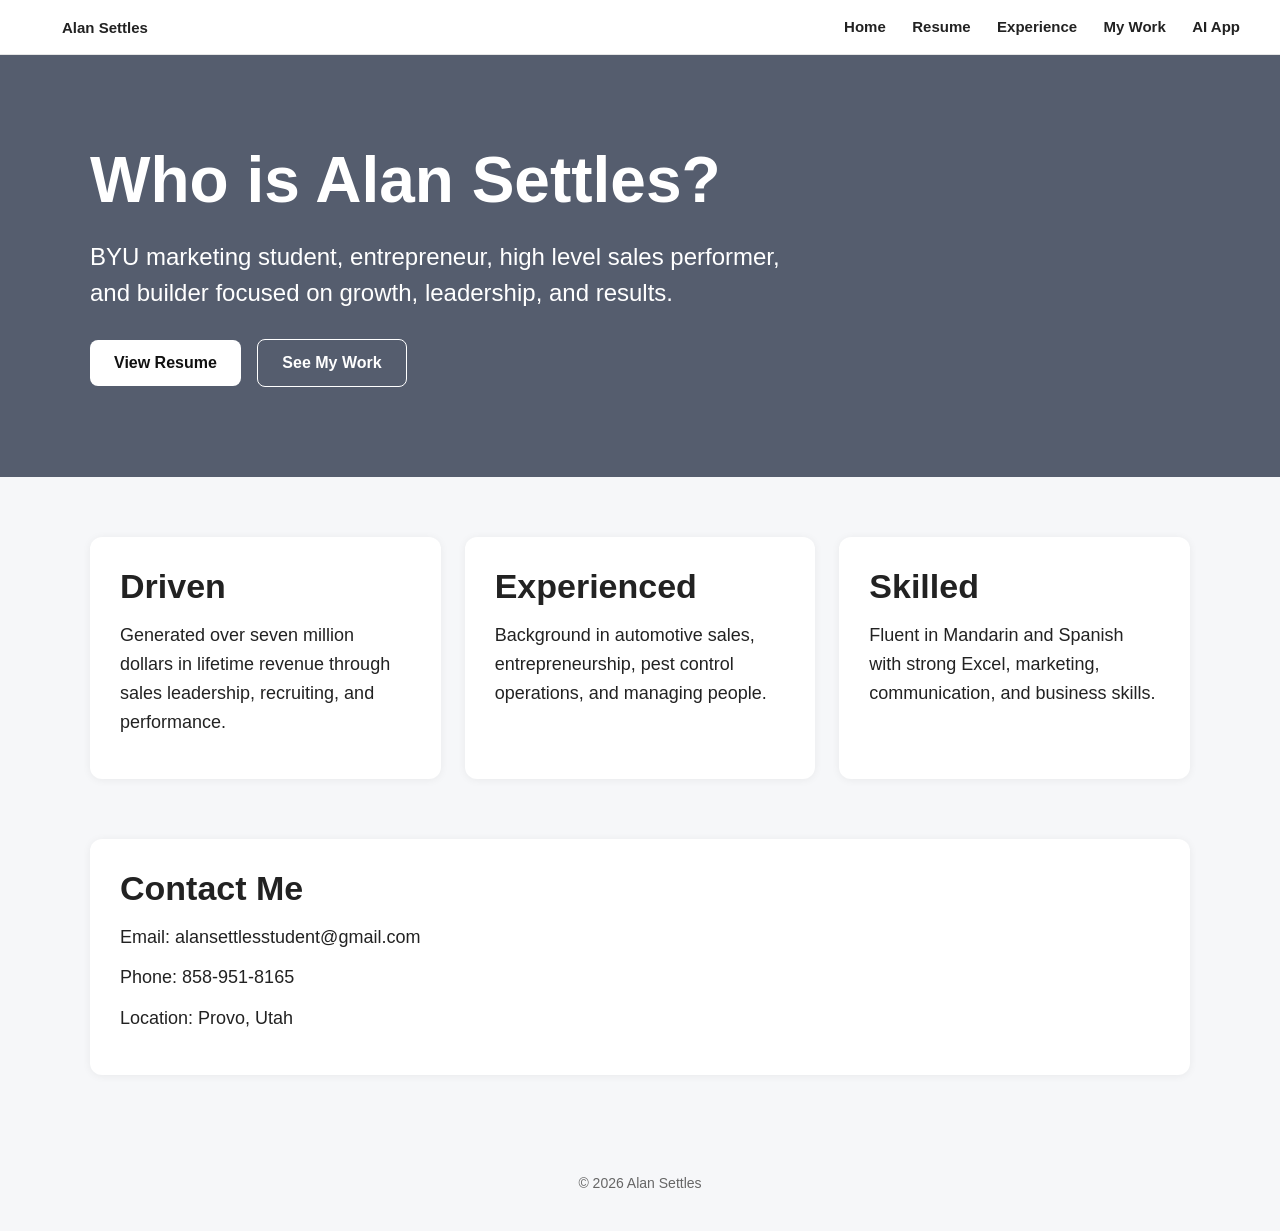
<file: index.html>
<!DOCTYPE html>
<html lang="en">
<head>
<meta charset="UTF-8">
<meta name="viewport" content="width=device-width, initial-scale=1.0">
<title>Alan Settles Portfolio</title>

<style>
body{
margin:0;
font-family:Arial, Helvetica, sans-serif;
background:#f6f7f9;
color:#222;
}

.navbar{
background:#ffffff;
padding:18px 40px;
border-bottom:1px solid #e5e5e5;
display:flex;
justify-content:space-between;
align-items:center;
}

.navbar a{
text-decoration:none;
color:#222;
margin-left:22px;
font-size:15px;
font-weight:600;
}

.navbar a:hover{
color:#0d3b66;
}

.brand{
font-size:24px;
font-weight:700;
color:#111;
text-decoration:none;
}

.hero{
background:#555d6e;
color:white;
padding:90px 40px;
}

.hero-wrap{
max-width:1100px;
margin:auto;
}

.hero h1{
font-size:64px;
margin:0 0 18px 0;
line-height:1.1;
}

.hero p{
font-size:24px;
max-width:720px;
line-height:1.5;
margin-bottom:28px;
}

.btn{
display:inline-block;
padding:14px 24px;
border-radius:8px;
text-decoration:none;
font-weight:700;
margin-right:12px;
}

.btn-light{
background:white;
color:#111;
}

.btn-dark{
border:1px solid white;
color:white;
}

.section{
max-width:1100px;
margin:60px auto;
padding:0 20px;
}

.cards{
display:grid;
grid-template-columns:repeat(auto-fit,minmax(280px,1fr));
gap:24px;
}

.card{
background:white;
padding:30px;
border-radius:12px;
box-shadow:0 1px 8px rgba(0,0,0,.06);
}

.card h3{
font-size:34px;
margin:0 0 15px 0;
}

.card p{
font-size:18px;
line-height:1.6;
margin:0 0 12px 0;
}

.footer{
text-align:center;
padding:40px;
color:#666;
font-size:14px;
}
</style>
</head>

<body>

<nav class="navbar">
<a href="index.html" class="brand">Alan Settles</a>

<div>
<a href="index.html">Home</a>
<a href="resume.html">Resume</a>
<a href="experience.html">Experience</a>
<a href="scratch.html">My Work</a>
<a href="app.html">AI App</a>
</div>
</nav>

<header class="hero">
<div class="hero-wrap">

<h1>Who is Alan Settles?</h1>

<p>
BYU marketing student, entrepreneur, high level sales performer, and builder focused on growth, leadership, and results.
</p>

<a href="resume.html" class="btn btn-light">View Resume</a>
<a href="scratch.html" class="btn btn-dark">See My Work</a>

</div>
</header>

<section class="section">
<div class="cards">

<div class="card">
<h3>Driven</h3>
<p>
Generated over seven million dollars in lifetime revenue through sales leadership, recruiting, and performance.
</p>
</div>

<div class="card">
<h3>Experienced</h3>
<p>
Background in automotive sales, entrepreneurship, pest control operations, and managing people.
</p>
</div>

<div class="card">
<h3>Skilled</h3>
<p>
Fluent in Mandarin and Spanish with strong Excel, marketing, communication, and business skills.
</p>
</div>

</div>
</section>

<section class="section">
<div class="cards">

<div class="card">
<h3>Contact Me</h3>

<p>Email: alansettlesstudent@gmail.com</p>
<p>Phone: 858-951-8165</p>
<p>Location: Provo, Utah</p>

</div>

</div>
</section>

<footer class="footer">
© 2026 Alan Settles
</footer>

</body>
</html>
</file>
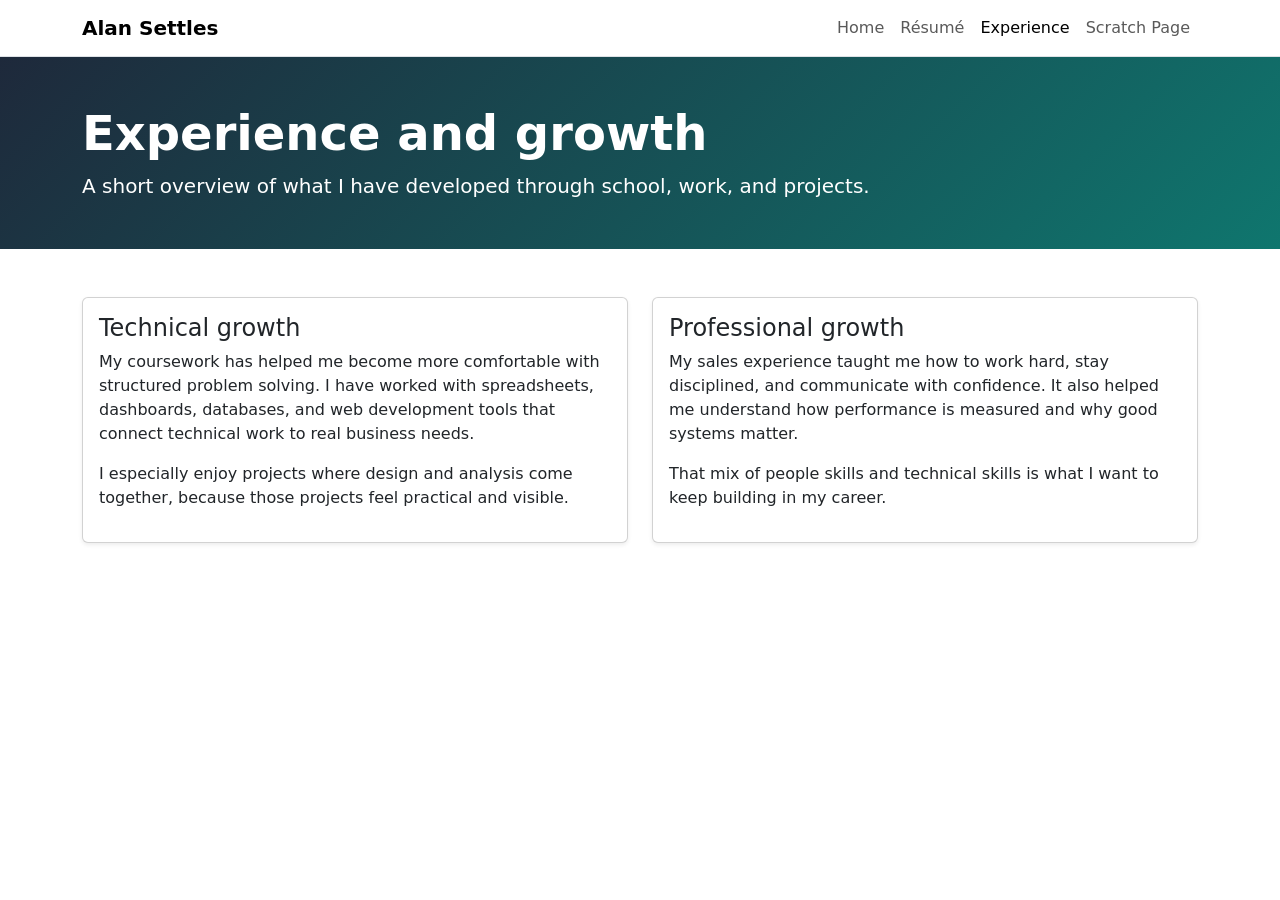
<file: about.html>
<!DOCTYPE html>
<html lang="en">
<head>
  <meta charset="UTF-8">
  <meta name="viewport" content="width=device-width, initial-scale=1">
  <title>Alan Settles | Experience</title>
  <link href="https://cdn.jsdelivr.net/npm/bootstrap@5.3.7/dist/css/bootstrap.min.css" rel="stylesheet">
</head>
<body>
<nav class="navbar navbar-expand-lg bg-white border-bottom sticky-top">
  <div class="container">
    <a class="navbar-brand fw-bold" href="index.html">Alan Settles</a>
    <div class="navbar-nav ms-auto">
      <a class="nav-link" href="index.html">Home</a>
      <a class="nav-link" href="resume.html">Résumé</a>
      <a class="nav-link active" href="about.html">Experience</a>
      <a class="nav-link" href="scratch.html">Scratch Page</a>
    </div>
  </div>
</nav>

<header class="py-5 text-white" style="background: linear-gradient(135deg,#1e293b,#0f766e);">
  <div class="container">
    <h1 class="display-5 fw-bold">Experience and growth</h1>
    <p class="lead mb-0">A short overview of what I have developed through school, work, and projects.</p>
  </div>
</header>

<main class="container py-5">
  <div class="row g-4">
    <div class="col-lg-6">
      <div class="card h-100 shadow-sm">
        <div class="card-body">
          <h2 class="h4">Technical growth</h2>
          <p>My coursework has helped me become more comfortable with structured problem solving. I have worked with spreadsheets, dashboards, databases, and web development tools that connect technical work to real business needs.</p>
          <p>I especially enjoy projects where design and analysis come together, because those projects feel practical and visible.</p>
        </div>
      </div>
    </div>
    <div class="col-lg-6">
      <div class="card h-100 shadow-sm">
        <div class="card-body">
          <h2 class="h4">Professional growth</h2>
          <p>My sales experience taught me how to work hard, stay disciplined, and communicate with confidence. It also helped me understand how performance is measured and why good systems matter.</p>
          <p>That mix of people skills and technical skills is what I want to keep building in my career.</p>
        </div>
      </div>
    </div>
  </div>
</main>
</body>
</html>
</file>
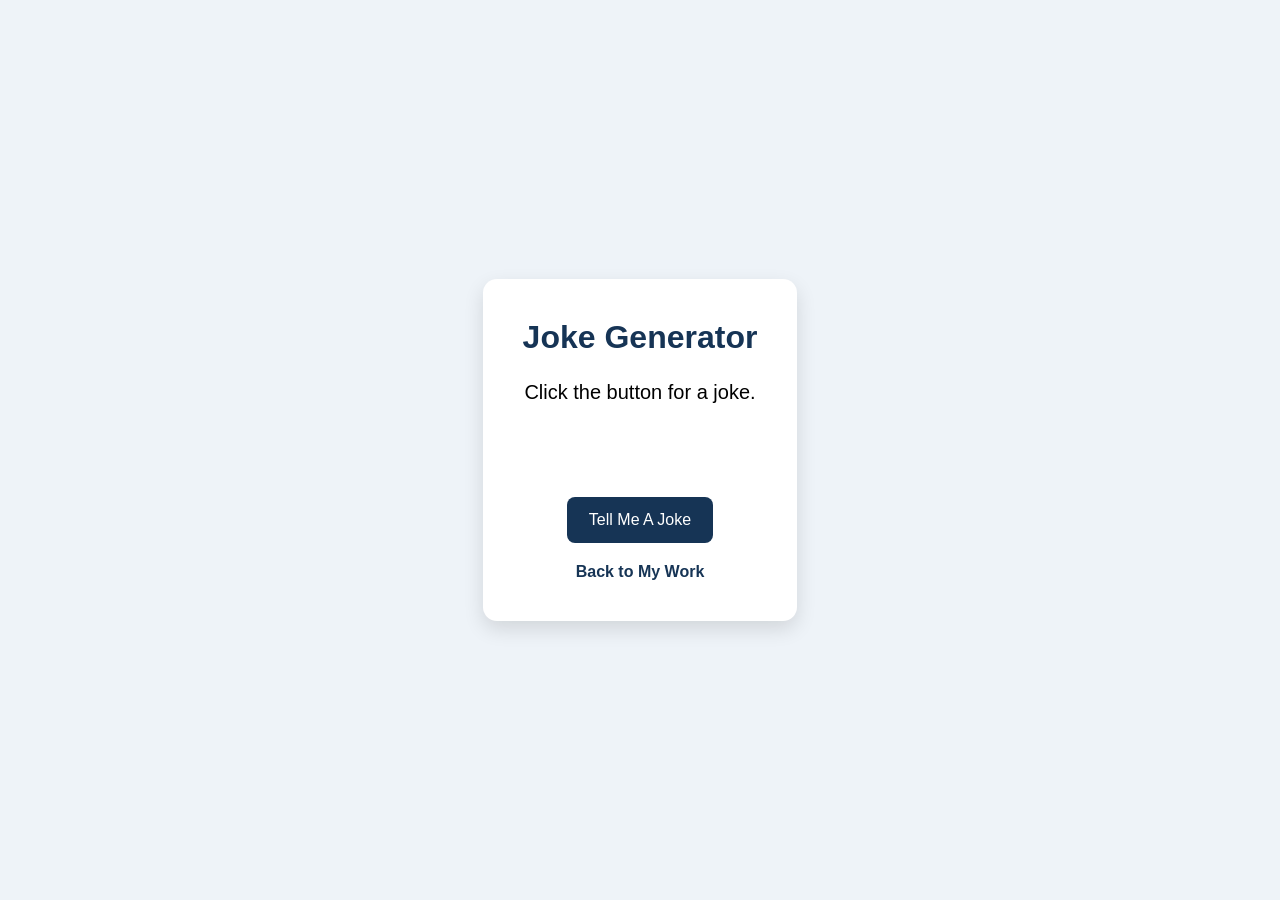
<file: app.html>
<!DOCTYPE html>
<html lang="en">
<head>
<meta charset="UTF-8">
<meta name="viewport" content="width=device-width, initial-scale=1.0">
<title>Joke Generator</title>

<style>
body{
margin:0;
font-family:Arial, Helvetica, sans-serif;
background:#eef3f8;
display:flex;
justify-content:center;
align-items:center;
height:100vh;
}

.box{
background:white;
padding:40px;
border-radius:14px;
box-shadow:0 8px 20px rgba(0,0,0,.12);
max-width:500px;
text-align:center;
}

h1{
margin-top:0;
color:#163455;
}

p{
font-size:20px;
line-height:1.5;
min-height:90px;
}

button{
padding:14px 22px;
border:none;
border-radius:8px;
background:#163455;
color:white;
font-size:16px;
cursor:pointer;
margin-top:10px;
}

button:hover{
background:#24527a;
}

a{
display:block;
margin-top:20px;
text-decoration:none;
color:#163455;
font-weight:bold;
}
</style>
</head>

<body>

<div class="box">
<h1>Joke Generator</h1>

<p id="joke">Click the button for a joke.</p>

<button onclick="newJoke()">Tell Me A Joke</button>

<a href="scratch.html">Back to My Work</a>
</div>

<script>
function newJoke(){

const jokes = [
"Why did the scarecrow win an award? Because he was outstanding in his field.",
"Why don’t eggs tell jokes? They crack under pressure.",
"Why did the student eat his homework? Because the teacher said it was a piece of cake.",
"Why do cows have hooves instead of feet? Because they lactose.",
"Why did the computer go to therapy? Too many bytes from the past.",
"Why was the math book sad? It had too many problems.",
"Why did the golfer bring two pairs of pants? In case he got a hole in one."
];

let random = Math.floor(Math.random() * jokes.length);

document.getElementById("joke").innerText = jokes[random];
}
</script>

</body>
</html>
</file>
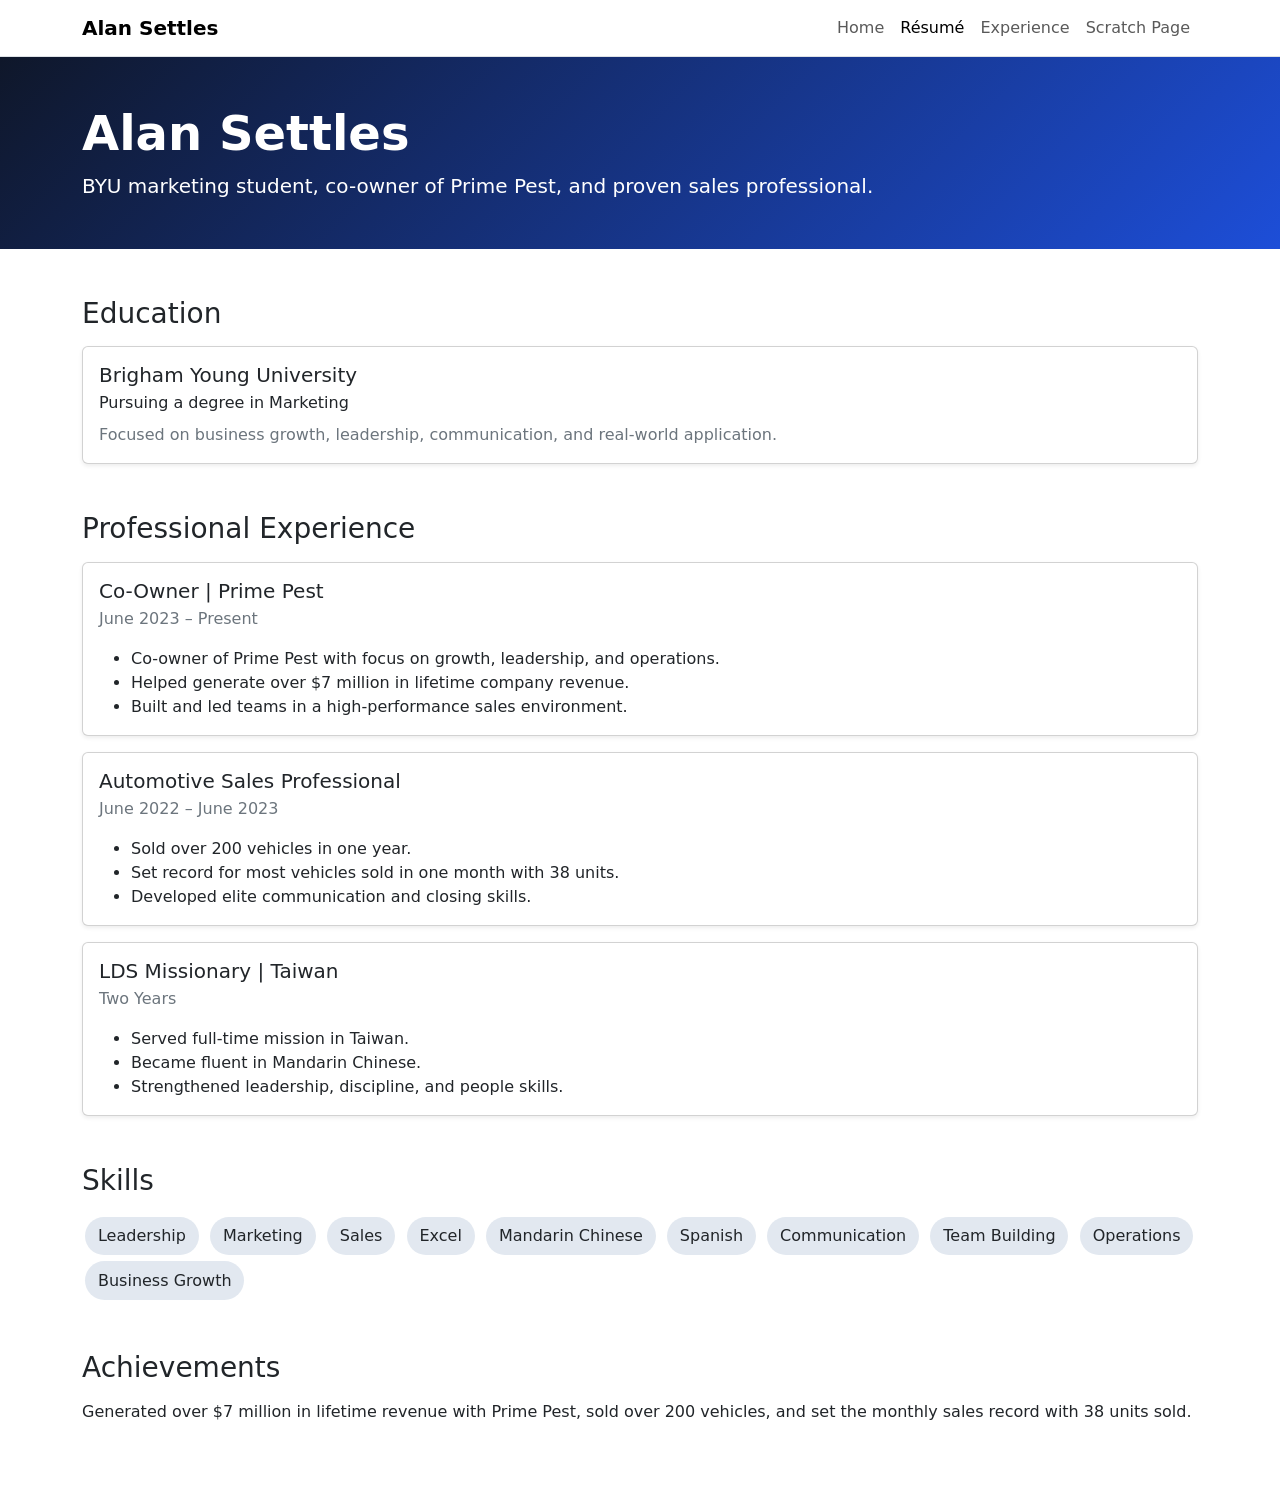
<file: resume.html>
<!DOCTYPE html>
<html lang="en">
<head>
  <meta charset="UTF-8">
  <meta name="viewport" content="width=device-width, initial-scale=1">
  <title>Alan Settles | Résumé</title>
  <link href="https://cdn.jsdelivr.net/npm/bootstrap@5.3.7/dist/css/bootstrap.min.css" rel="stylesheet">

  <style>
    .top {
      background: linear-gradient(135deg, #0f172a, #1d4ed8);
      color: white;
    }

    .chip {
      display: inline-block;
      padding: .45rem .8rem;
      background: #e2e8f0;
      border-radius: 999px;
      margin: .2rem;
    }
  </style>
</head>

<body>

<nav class="navbar navbar-expand-lg bg-white border-bottom sticky-top">
  <div class="container">
    <a class="navbar-brand fw-bold" href="index.html">Alan Settles</a>

    <div class="navbar-nav ms-auto">
      <a class="nav-link" href="index.html">Home</a>
      <a class="nav-link active" href="resume.html">Résumé</a>
      <a class="nav-link" href="about.html">Experience</a>
      <a class="nav-link" href="scratch.html">Scratch Page</a>
    </div>
  </div>
</nav>

<header class="top py-5">
  <div class="container">
    <h1 class="display-5 fw-bold mb-2">Alan Settles</h1>
    <p class="lead mb-0">
      BYU marketing student, co-owner of Prime Pest, and proven sales professional.
    </p>
  </div>
</header>

<main class="container py-5">

<section class="mb-5">
  <h2 class="h3 mb-3">Education</h2>

  <div class="card shadow-sm">
    <div class="card-body">
      <h3 class="h5 mb-1">Brigham Young University</h3>
      <p class="mb-2">Pursuing a degree in Marketing</p>
      <p class="text-secondary mb-0">
        Focused on business growth, leadership, communication, and real-world application.
      </p>
    </div>
  </div>
</section>

<section class="mb-5">
  <h2 class="h3 mb-3">Professional Experience</h2>

  <div class="card shadow-sm mb-3">
    <div class="card-body">
      <h3 class="h5 mb-1">Co-Owner | Prime Pest</h3>
      <p class="text-secondary">June 2023 – Present</p>

      <ul class="mb-0">
        <li>Co-owner of Prime Pest with focus on growth, leadership, and operations.</li>
        <li>Helped generate over $7 million in lifetime company revenue.</li>
        <li>Built and led teams in a high-performance sales environment.</li>
      </ul>
    </div>
  </div>

  <div class="card shadow-sm mb-3">
    <div class="card-body">
      <h3 class="h5 mb-1">Automotive Sales Professional</h3>
      <p class="text-secondary">June 2022 – June 2023</p>

      <ul class="mb-0">
        <li>Sold over 200 vehicles in one year.</li>
        <li>Set record for most vehicles sold in one month with 38 units.</li>
        <li>Developed elite communication and closing skills.</li>
      </ul>
    </div>
  </div>

  <div class="card shadow-sm">
    <div class="card-body">
      <h3 class="h5 mb-1">LDS Missionary | Taiwan</h3>
      <p class="text-secondary">Two Years</p>

      <ul class="mb-0">
        <li>Served full-time mission in Taiwan.</li>
        <li>Became fluent in Mandarin Chinese.</li>
        <li>Strengthened leadership, discipline, and people skills.</li>
      </ul>
    </div>
  </div>
</section>

<section class="mb-5">
  <h2 class="h3 mb-3">Skills</h2>

  <div>
    <span class="chip">Leadership</span>
    <span class="chip">Marketing</span>
    <span class="chip">Sales</span>
    <span class="chip">Excel</span>
    <span class="chip">Mandarin Chinese</span>
    <span class="chip">Spanish</span>
    <span class="chip">Communication</span>
    <span class="chip">Team Building</span>
    <span class="chip">Operations</span>
    <span class="chip">Business Growth</span>
  </div>
</section>

<section>
  <h2 class="h3 mb-3">Achievements</h2>

  <p>
    Generated over $7 million in lifetime revenue with Prime Pest, sold over
    200 vehicles, and set the monthly sales record with 38 units sold.
  </p>
</section>

</main>

</body>
</html>
</file>
